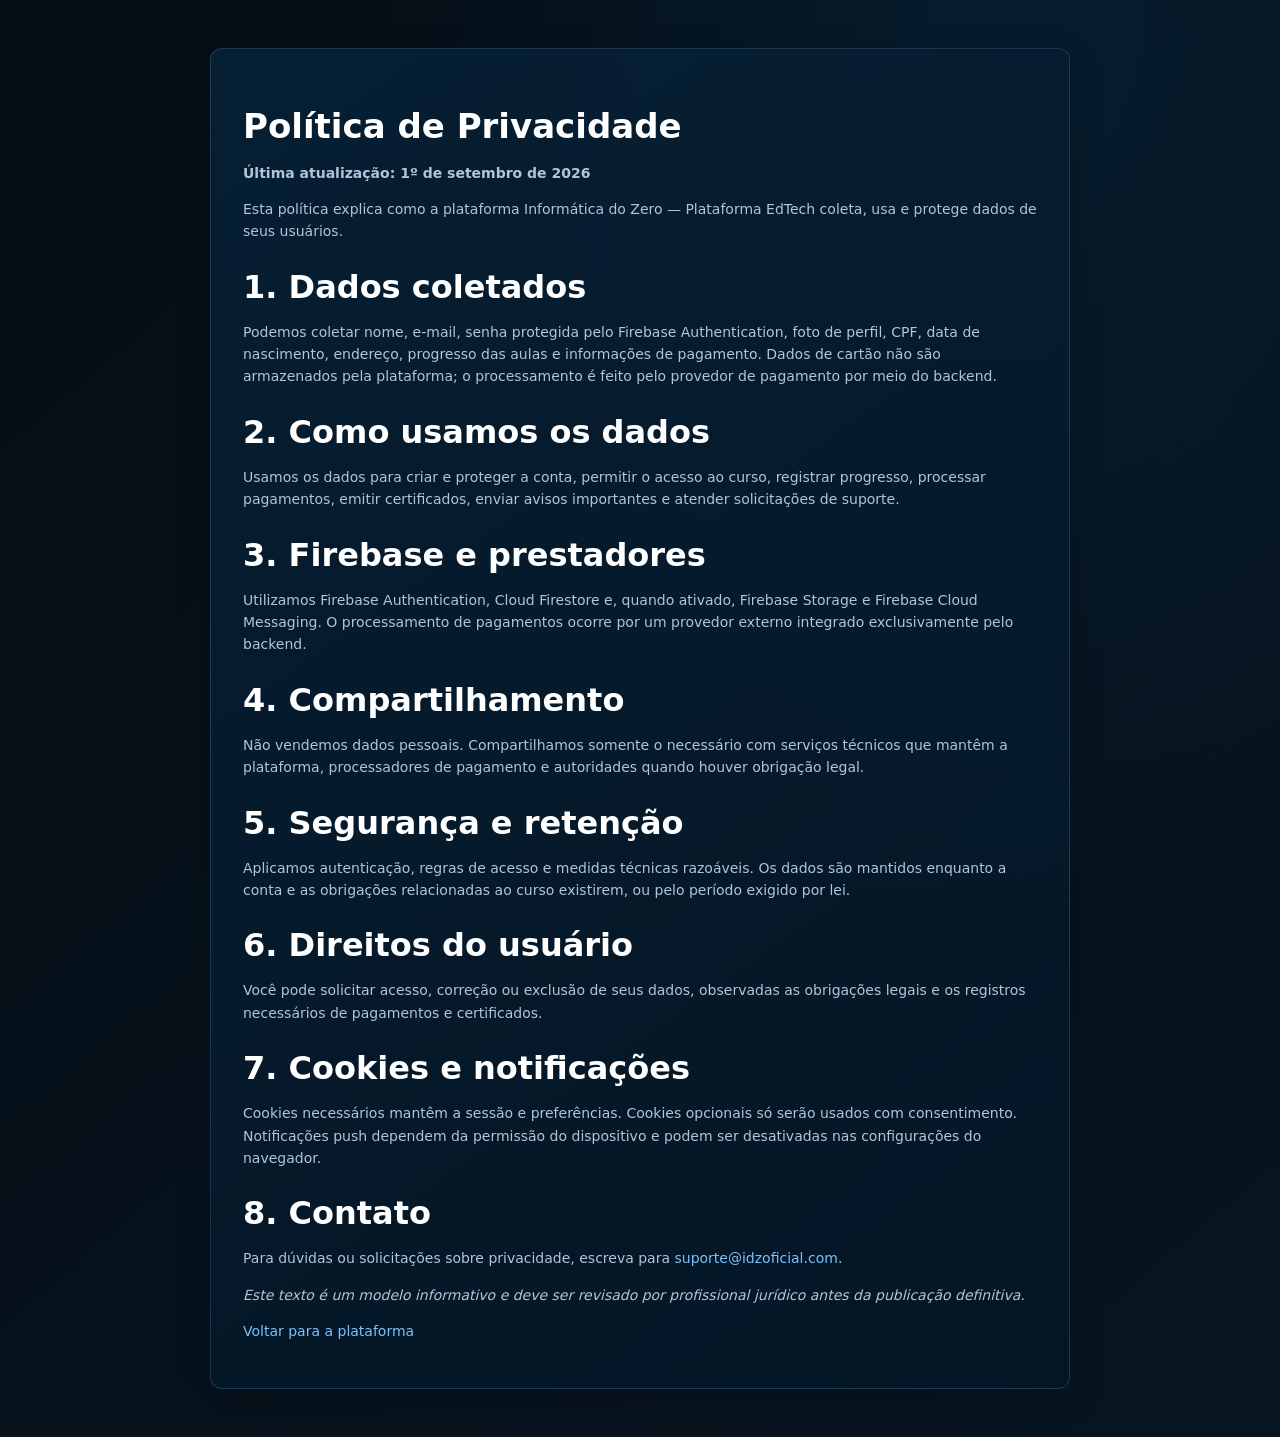
<file: privacidade.html>
<!doctype html><html lang="pt-BR"><head><meta charset="utf-8"><meta name="viewport" content="width=device-width,initial-scale=1"><title>Política de Privacidade — Informática do Zero</title><link rel="stylesheet" href="ui/tokens.css"><link rel="stylesheet" href="ui/components.css"><link rel="stylesheet" href="ui/layouts.css"></head><body><main class="card legal-page"><h1>Política de Privacidade</h1><p><strong>Última atualização: 1º de setembro de 2026</strong></p><p>Esta política explica como a plataforma Informática do Zero — Plataforma EdTech coleta, usa e protege dados de seus usuários.</p><h2>1. Dados coletados</h2><p>Podemos coletar nome, e-mail, senha protegida pelo Firebase Authentication, foto de perfil, CPF, data de nascimento, endereço, progresso das aulas e informações de pagamento. Dados de cartão não são armazenados pela plataforma; o processamento é feito pelo provedor de pagamento por meio do backend.</p><h2>2. Como usamos os dados</h2><p>Usamos os dados para criar e proteger a conta, permitir o acesso ao curso, registrar progresso, processar pagamentos, emitir certificados, enviar avisos importantes e atender solicitações de suporte.</p><h2>3. Firebase e prestadores</h2><p>Utilizamos Firebase Authentication, Cloud Firestore e, quando ativado, Firebase Storage e Firebase Cloud Messaging. O processamento de pagamentos ocorre por um provedor externo integrado exclusivamente pelo backend.</p><h2>4. Compartilhamento</h2><p>Não vendemos dados pessoais. Compartilhamos somente o necessário com serviços técnicos que mantêm a plataforma, processadores de pagamento e autoridades quando houver obrigação legal.</p><h2>5. Segurança e retenção</h2><p>Aplicamos autenticação, regras de acesso e medidas técnicas razoáveis. Os dados são mantidos enquanto a conta e as obrigações relacionadas ao curso existirem, ou pelo período exigido por lei.</p><h2>6. Direitos do usuário</h2><p>Você pode solicitar acesso, correção ou exclusão de seus dados, observadas as obrigações legais e os registros necessários de pagamentos e certificados.</p><h2>7. Cookies e notificações</h2><p>Cookies necessários mantêm a sessão e preferências. Cookies opcionais só serão usados com consentimento. Notificações push dependem da permissão do dispositivo e podem ser desativadas nas configurações do navegador.</p><h2>8. Contato</h2><p>Para dúvidas ou solicitações sobre privacidade, escreva para <a href="mailto:suporte@idzoficial.com">suporte@idzoficial.com</a>.</p><p><em>Este texto é um modelo informativo e deve ser revisado por profissional jurídico antes da publicação definitiva.</em></p><p><a href="index.html">Voltar para a plataforma</a></p></main></body></html>
</file>
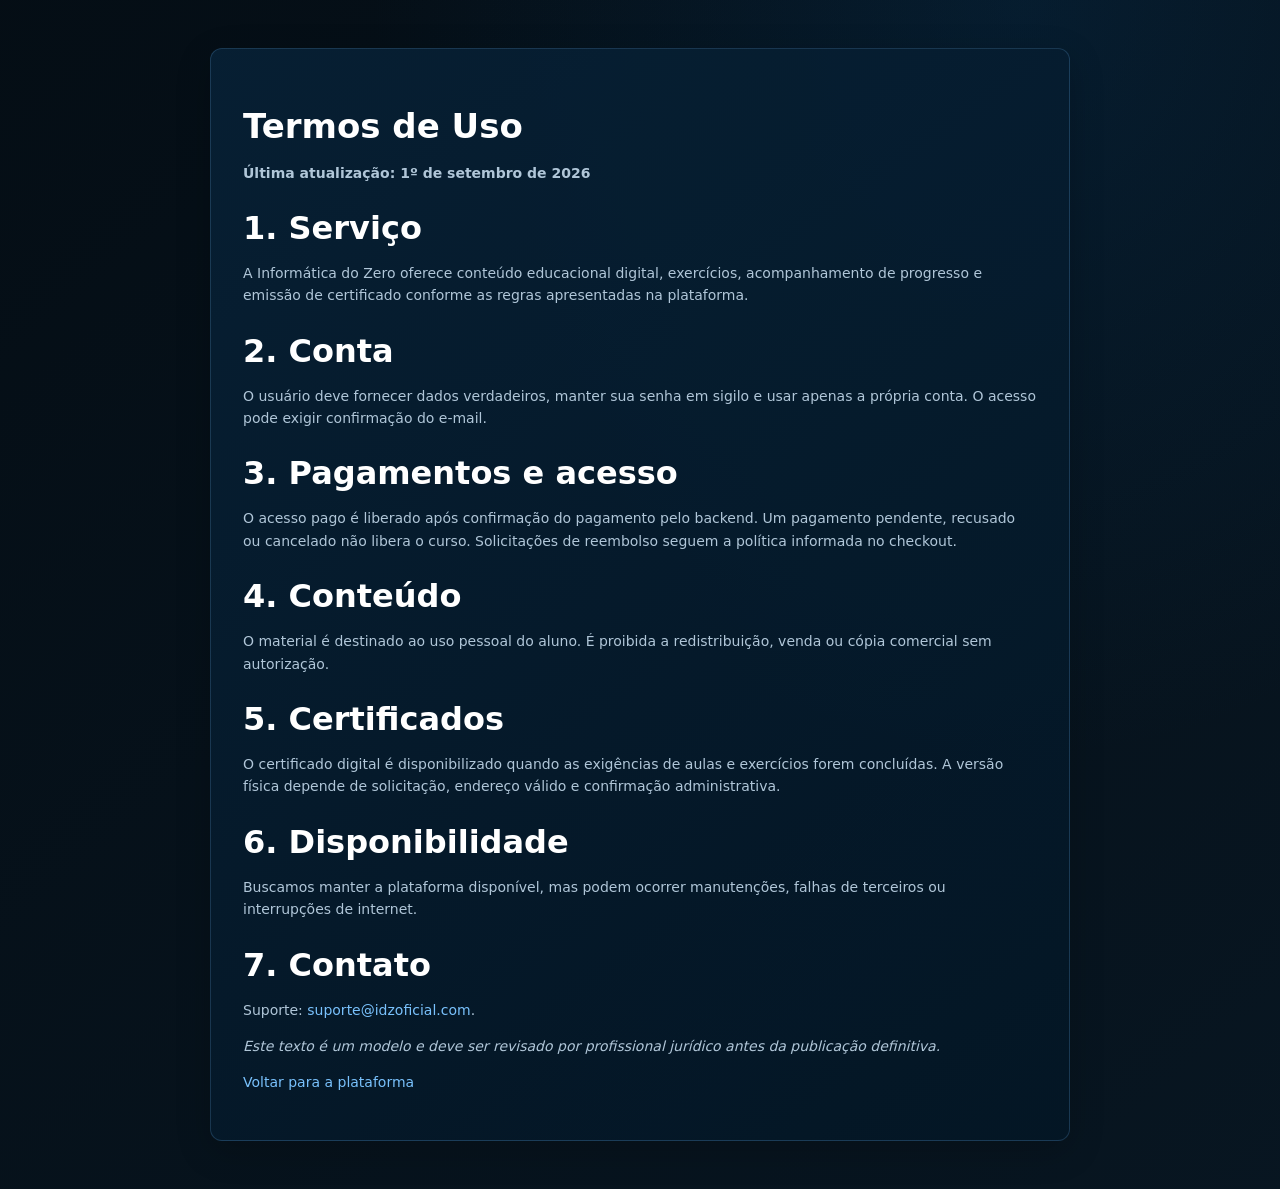
<file: termos.html>
<!doctype html><html lang="pt-BR"><head><meta charset="utf-8"><meta name="viewport" content="width=device-width,initial-scale=1"><title>Termos de Uso — Informática do Zero</title><link rel="stylesheet" href="ui/tokens.css"><link rel="stylesheet" href="ui/components.css"><link rel="stylesheet" href="ui/layouts.css"></head><body><main class="card legal-page"><h1>Termos de Uso</h1><p><strong>Última atualização: 1º de setembro de 2026</strong></p><h2>1. Serviço</h2><p>A Informática do Zero oferece conteúdo educacional digital, exercícios, acompanhamento de progresso e emissão de certificado conforme as regras apresentadas na plataforma.</p><h2>2. Conta</h2><p>O usuário deve fornecer dados verdadeiros, manter sua senha em sigilo e usar apenas a própria conta. O acesso pode exigir confirmação do e-mail.</p><h2>3. Pagamentos e acesso</h2><p>O acesso pago é liberado após confirmação do pagamento pelo backend. Um pagamento pendente, recusado ou cancelado não libera o curso. Solicitações de reembolso seguem a política informada no checkout.</p><h2>4. Conteúdo</h2><p>O material é destinado ao uso pessoal do aluno. É proibida a redistribuição, venda ou cópia comercial sem autorização.</p><h2>5. Certificados</h2><p>O certificado digital é disponibilizado quando as exigências de aulas e exercícios forem concluídas. A versão física depende de solicitação, endereço válido e confirmação administrativa.</p><h2>6. Disponibilidade</h2><p>Buscamos manter a plataforma disponível, mas podem ocorrer manutenções, falhas de terceiros ou interrupções de internet.</p><h2>7. Contato</h2><p>Suporte: <a href="mailto:suporte@idzoficial.com">suporte@idzoficial.com</a>.</p><p><em>Este texto é um modelo e deve ser revisado por profissional jurídico antes da publicação definitiva.</em></p><p><a href="index.html">Voltar para a plataforma</a></p></main></body></html>
</file>
<file: ui/tokens.css>
:root{color-scheme:dark;--bg-950:hsl(var(--theme-hue) 84% 5% / 1);--bg-900:hsl(var(--theme-hue) 82% 7% / 1);--surface-900:hsl(var(--theme-hue) 76% 10% / 1);--surface-800:hsl(var(--theme-hue) 70% 13% / 1);--blue-500:hsl(var(--theme-hue) 100% 50% / 1);--cyan-400:hsl(var(--theme-hue) 100% 50% / 1);--gold-400:#f3c94d;--text-primary:#fff;--text-secondary:hsl(var(--theme-hue) 34% 77% / 1);--text-muted:hsl(var(--theme-hue) 26% 65% / 1);--success:#22c77a;--warning:#f4b740;--danger:#ef5350;--line:rgba(0,150,255,.25);--radius-sm:8px;--radius-md:12px;--radius-lg:16px;--shadow-card:0 10px 35px #0003;--space-1:4px;--space-2:8px;--space-3:12px;--space-4:16px;--space-5:24px;--space-6:32px;--space-7:48px;--space-8:72px;--bg-main:var(--bg-950);--bg-card:var(--surface-900);--accent-blue:var(--blue-500);--accent-cyan:var(--cyan-400);--accent-gold:var(--gold-400);--accent-purple:hsl(var(--theme-hue) 93% 72% / 1);--green:var(--success);--red:var(--danger);--yellow:var(--warning);--glass-border:var(--line);--glass-border-hover:hsl(var(--theme-hue) 100% 50% / 0.533);--surface-3:var(--surface-800)}

*{box-sizing:border-box}
html{scroll-behavior:smooth;scroll-padding-top:90px}
body{margin:0;background:radial-gradient(ellipse at 80% 0,hsl(var(--theme-hue) 86% 19% / 0.333),transparent 45%),linear-gradient(140deg,var(--bg-950),var(--bg-900));color:var(--text-primary);font-family:Inter,system-ui,sans-serif;font-size:14px;line-height:1.6;min-height:100vh}
h1,h2,h3,h4,p,figure{margin:0}
h1,h2,h3,h4{line-height:1.25}
h1{font-size:clamp(24px,3vw,34px);font-weight:800}
h2{font-size:clamp(22px,2.6vw,32px);font-weight:800}
h3{font-size:17px}
p{color:var(--text-secondary)}
a{color:inherit;text-decoration:none}
button,input,textarea,select{font:inherit}
button{cursor:pointer}
img,svg,video{max-width:100%}
img{height:auto}
button,a,input,select,textarea,summary{touch-action:manipulation}
button:focus-visible,a:focus-visible,input:focus-visible,select:focus-visible,textarea:focus-visible,summary:focus-visible{outline:3px solid var(--cyan-400);outline-offset:4px}
button:disabled{opacity:.5;cursor:not-allowed}
button[aria-busy=true]{cursor:wait}
small{color:var(--text-secondary)}
[hidden]{display:none!important}
::selection{background:hsl(var(--theme-hue) 100% 50% / 0.400)}
hr{border:0;border-top:1px solid var(--line);margin:24px 0}
summary{cursor:pointer}
summary::marker{color:var(--cyan-400)}
.wrap{width:min(1180px,calc(100% - 48px));margin-inline:auto}
.section{padding-block:48px}
.section-header{text-align:center;max-width:680px;margin:0 auto 28px}
.section-header p{margin-top:10px}
.eyebrow{display:block;color:var(--cyan-400);font-size:11px;font-weight:700;letter-spacing:1.5px;margin-bottom:10px}
.gold{color:var(--gold-400)}
.skip-link{position:fixed;top:-100px;left:16px;z-index:10000;padding:12px;background:var(--blue-500)}
.skip-link:focus{top:12px}
 .text-cyan{color:var(--cyan-400)}
.text-purple{color:var(--accent-purple)}

@media(max-width:600px){.wrap{width:calc(100% - 32px)}
.section{padding-block:30px}
.section-header{margin-bottom:22px}
body{font-size:14px}
}

@media(prefers-reduced-motion:reduce){*,*::before,*::after{animation:none!important;transition:none!important;scroll-behavior:auto!important}
}


:root{--theme-hue:207;--glass-blur:8px}

.theme-azul{--theme-hue:207}
.theme-roxo{--theme-hue:268}
.theme-vermelho{--theme-hue:354}
.theme-rosa{--theme-hue:326}
.theme-rgb{--theme-hue:210}

body{--bg-950:hsl(var(--theme-hue) 65% 5%);--bg-900:hsl(var(--theme-hue) 62% 8%);--surface-900:hsl(var(--theme-hue) 60% 10%);--surface-800:hsl(var(--theme-hue) 55% 15%);--blue-500:hsl(var(--theme-hue) 88% 55%);--cyan-400:hsl(var(--theme-hue) 95% 73%);--line:hsl(var(--theme-hue) 70% 64% / .22);--glass-border-hover:hsl(var(--theme-hue) 80% 64% / .5)}

@property --chroma-angle{syntax:"<angle>";initial-value:0deg;inherits:false}

.theme-rgb .btn,.theme-rgb .course-primary-tabs button.active{border:1px solid transparent;background:linear-gradient(var(--surface-800),var(--surface-900)) padding-box,conic-gradient(from var(--chroma-angle),#5ddfff,#818cff,#ce91ef,#ee92c2,#ed9292,#83dab4,#5ddfff) border-box;animation:chroma 24s linear infinite;box-shadow:0 0 12px #818cff18}

@keyframes chroma{to{--chroma-angle:360deg}
}

@media(max-width:600px){:root{--glass-blur:3px}
}

@media(prefers-reduced-motion:reduce){.theme-rgb .btn,.theme-rgb .course-primary-tabs button.active{animation:none}
}

body{--bg-main:var(--bg-950);--bg-card:var(--surface-900);--accent-blue:var(--blue-500);--accent-cyan:var(--cyan-400);--glass-border:var(--line);--surface-3:var(--surface-800)}
</file>
<file: ui/components.css>
.btn,.btn-outline,.btn-gold,.idz-nav-purchase,.idz-checkout-submit{display:inline-flex;align-items:center;justify-content:center;gap:10px;min-height:44px;padding:11px 20px;border:1px solid transparent;border-radius:var(--radius-sm);font-size:12px;font-weight:700;line-height:1.4;transition:background .2s,transform .2s,border-color .2s;text-align:center}
.btn,.idz-checkout-submit{background:linear-gradient(135deg,hsl(var(--theme-hue) 100% 50% / 1),hsl(var(--theme-hue) 100% 50% / 1));color:#fff}
.btn-gold,.idz-nav-purchase{background:linear-gradient(135deg,#ffe585,#e7b936);color:hsl(var(--theme-hue) 52% 15% / 1);border-color:#f9df86;box-shadow:0 3px 16px #f3c94d20}
.btn-outline{background:hsl(var(--theme-hue) 85% 8% / 0.400);border-color:hsl(var(--theme-hue) 81% 42% / 1);color:hsl(var(--theme-hue) 100% 85% / 1)}
.btn:active,.btn-gold:active,.btn-outline:active{transform:translateY(1px)}
.nav-icon-only,.hamburger,.close-btn{display:inline-grid;place-items:center;width:44px;min-height:44px;padding:8px;background:transparent;color:var(--text-primary);border:1px solid transparent;border-radius:var(--radius-sm)}
.close-btn{position:absolute;right:12px;top:12px}
.tag,.badge-discount{display:inline-flex;align-items:center;gap:8px;padding:5px 10px;border:1px solid var(--line);border-radius:30px;color:hsl(var(--theme-hue) 100% 76% / 1);font-size:10px;letter-spacing:1px;font-weight:700;background:hsl(var(--theme-hue) 100% 50% / 0.051)}
.card,.glass-panel,.manager-card,.metric-box,.quiz-container{background:linear-gradient(145deg,hsl(var(--theme-hue) 76% 12% / 0.902),hsl(var(--theme-hue) 81% 8% / 0.902));border:1px solid var(--line);border-radius:var(--radius-md);box-shadow:var(--shadow-card);padding:24px;min-width:0}
.icon-tile{display:inline-grid;place-items:center;flex-shrink:0;width:44px;height:44px;border-radius:9px;background:linear-gradient(140deg,hsl(var(--theme-hue) 100% 54% / 1),hsl(var(--theme-hue) 93% 41% / 1));border:1px solid hsl(var(--theme-hue) 100% 63% / 0.467);box-shadow:0 4px 18px hsl(var(--theme-hue) 100% 50% / 0.133);font-size:21px;color:white}
.feature:nth-child(3n+2) .icon-tile,.bonus-card:nth-child(3) .icon-tile{background:linear-gradient(140deg,#08bd83,#047557)}
.feature:nth-child(3n+3) .icon-tile,.bonus-card:first-child .icon-tile{background:linear-gradient(140deg,#a062ff,hsl(var(--theme-hue) 61% 48% / 1))}
.feature:nth-child(5) .icon-tile{background:linear-gradient(140deg,#f4d86c,#ba8b18)}
.checklist{padding:0;list-style:none;margin:18px 0;display:grid;gap:12px;color:var(--text-secondary)}
.checklist li::before{content:'✓';color:#7eedb1;margin-right:10px}
.status-chip,.badge-status{display:inline-block;padding:4px 9px;border-radius:6px;border:1px solid #f4b74055;background:#f4b74010;color:var(--warning);font-size:11px}
.status-chip.ok,.badge-status.ok{color:var(--success);border-color:#22c77a66;background:#22c77a10}
.status-chip.blocked{color:var(--text-secondary);background:var(--bg-950);border-color:var(--line)}
.input-group,.idz-card-field,.idz-checkout-field{display:grid;gap:7px;margin-bottom:18px;min-width:0}
label{font-size:12px;color:var(--text-secondary)}
input,select,textarea,.mp-secure-input{width:100%;min-width:0;border:1px solid hsl(var(--theme-hue) 58% 30% / 1);border-radius:var(--radius-sm);background:hsl(var(--theme-hue) 85% 8% / 1);color:#fff;min-height:44px;padding:11px 12px}
textarea{resize:vertical}
input[type=checkbox],input[type=radio]{width:18px;min-height:18px;height:18px;accent-color:var(--blue-500);flex-shrink:0}
input[type=file]{padding:8px}
input::placeholder,textarea::placeholder{color:var(--text-muted)}
.password-wrapper{position:relative}
.password-wrapper input{padding-right:50px}
.toggle-password{position:absolute;right:0;top:0;height:44px;width:44px;border:0;background:transparent;color:var(--text-secondary)}
.input-group>div:has(>.fa-envelope),.input-group>div:has(>.fa-lock){position:relative}
.input-group>div>i{display:none}
.tabs,.settings-tabs,.manager-tabs{display:flex;flex-wrap:wrap;gap:6px;margin:20px 0;border-bottom:1px solid var(--line);padding-bottom:10px}
.tab,.settings-tab-btn,.manager-tab{padding:11px 14px;border:1px solid transparent;background:transparent;color:var(--text-secondary);border-radius:6px;min-height:44px;font-size:12px}
.tab.active,.settings-tab-btn.active,.manager-tab.active{color:hsl(var(--theme-hue) 100% 81% / 1);background:hsl(var(--theme-hue) 100% 50% / 0.133);border-color:var(--line)}
.settings-panel,.manager-panel,.checkout-panel{display:none}
.settings-panel.active,.manager-panel.active,.checkout-panel.active{display:block}
.settings-panel>form,.settings-panel>h3{margin-top:18px}
.modal-overlay{display:none;position:fixed;inset:0;z-index:1000;background:#000b;align-items:center;justify-content:center;padding:20px;overflow-y:auto;overscroll-behavior:contain}
.modal-overlay.active{display:flex}
.modal-card{position:relative;max-height:calc(100dvh - 40px);overflow-y:auto;width:min(100%,560px);padding:36px;background:linear-gradient(145deg,hsl(var(--theme-hue) 73% 13% / 1),hsl(var(--theme-hue) 82% 7% / 1));border:1px solid hsl(var(--theme-hue) 77% 35% / 1);border-radius:16px;box-shadow:0 25px 100px #0008}
.modal-card>h2,.modal-card>h3{padding-right:30px;margin-bottom:18px}
.modal-card>p{margin:14px 0}
.modal-card .btn{margin-top:8px}
.modal-card form{margin-top:20px}
.modal-card>div:has(>#tab-btn-login){display:flex;margin:18px 0;gap:8px}
.modal-card>div:has(>#tab-btn-login)>button{flex:1}
.modal-card form>button{width:100%}
.empty-state{text-align:center;padding:40px 24px}
.empty-state>i{font-size:32px;color:var(--cyan-400);margin-bottom:20px}
.empty-state p{margin:14px 0}
.skeleton{height:15px;background:linear-gradient(90deg,hsl(var(--theme-hue) 65% 18% / 1),hsl(var(--theme-hue) 59% 25% / 1),hsl(var(--theme-hue) 65% 18% / 1));border-radius:5px;animation:pulse 1.5s infinite}
.progress-track,.stage-zero-bar{height:6px;border-radius:20px;background:hsl(var(--theme-hue) 69% 15% / 1);overflow:hidden}
.progress-track>span,.stage-zero-bar>span{display:block;height:100%;border-radius:inherit;background:linear-gradient(90deg,hsl(var(--theme-hue) 100% 50% / 1),hsl(var(--theme-hue) 100% 50% / 1));transition:width .2s}
.progress-ring{display:grid;place-items:center;width:190px;height:190px;border-radius:50%;background:conic-gradient(var(--cyan-400) calc(var(--progress)*1%),hsl(var(--theme-hue) 67% 15% / 1) 0);box-shadow:0 0 25px hsl(var(--theme-hue) 100% 50% / 0.133);margin:20px auto}
.progress-ring>div{width:168px;height:168px;border-radius:50%;background:hsl(var(--theme-hue) 76% 10% / 1);display:grid;align-content:center;text-align:center}
.progress-ring strong{font-size:42px;line-height:1.2}
.progress-ring small{display:block}
.quiz-container{margin-top:18px}
.quiz-header-badge{font-size:11px;color:var(--cyan-400);margin-bottom:16px}
.quiz-question-title{font-size:16px;font-weight:700;margin-bottom:16px}
.quiz-options-list{display:grid;gap:10px}
.quiz-option-btn{width:100%;padding:14px;text-align:left;min-height:48px;background:hsl(var(--theme-hue) 80% 10% / 1);border:1px solid hsl(var(--theme-hue) 45% 26% / 1);color:var(--text-primary);border-radius:8px;font-size:13px}
.quiz-option-btn span::before{content:'○';margin-right:12px;color:var(--text-secondary)}
.quiz-option-btn.correct{border-color:var(--success);background:#22c77a12;opacity:1}
.quiz-option-btn.incorrect{border-color:var(--danger);background:#ef535012}
.quiz-feedback{display:none;padding:14px;border-radius:8px;gap:10px;margin-top:16px}
.quiz-feedback.success{display:flex;color:#bdf2d5;background:#073c2d;border:1px solid #22c77a66}
.quiz-feedback.error{display:flex;background:#45252a;color:#ffc6ce;border:1px solid #ef535055}
.lesson-meta-compact details,.faq details{margin:10px 0;border:1px solid var(--line);border-radius:8px;padding:0;background:hsl(var(--theme-hue) 83% 9% / 1)}
.lesson-meta-compact summary,.faq summary{padding:16px;display:flex;justify-content:space-between;align-items:center;gap:12px;list-style:none}
.lesson-meta-compact details p,.faq details p{padding:0 16px 18px}
.faq details[open] .faq-arrow{transform:rotate(180deg)}
.activity-panel{display:none}
.activity-panel.is-open{display:block}
.table-responsive{width:100%;min-width:0}
.sales-table{width:100%;border-collapse:collapse;font-size:12px;table-layout:fixed}
.sales-table th{text-align:left;color:var(--text-secondary);font-size:11px;font-weight:500}
.sales-table th,.sales-table td{padding:14px 10px;border-bottom:1px solid var(--line);overflow-wrap:anywhere}
.sales-table td .btn-outline{font-size:11px;padding:9px}
.admin-mod-box,.lms-module-box{border:1px solid var(--line);border-radius:8px;margin:8px 0;overflow:hidden}
.admin-mod-header,.lms-module-header{display:flex;justify-content:space-between;gap:12px;align-items:center;width:100%;padding:13px;text-align:left;color:#fff;background:hsl(var(--theme-hue) 73% 13% / 1);border:0;font-size:12px}
.lms-module-header>span{display:flex;align-items:center;gap:8px}
.admin-mod-body,.lms-module-body{display:none}
.admin-mod-body.expanded,.lms-module-body.expanded{display:block}
.lms-lesson-item{display:flex;align-items:center;justify-content:space-between;gap:6px;padding:12px;width:100%;border:0;border-bottom:1px solid var(--line);text-align:left;font-size:11px;color:var(--text-secondary);background:transparent;min-height:44px}
.lms-lesson-item[aria-current=page]{color:white;background:hsl(var(--theme-hue) 100% 48% / 1)}
.lms-lesson-item.done{color:#80dfb3}
.idz-sidebar-module-art{width:28px;height:28px}
.admin-lesson-item{padding:16px;border-bottom:1px solid var(--line)}
.admin-lesson-item button{margin:4px}
.video-frame,.preview-player{position:relative;width:100%;aspect-ratio:16/9;background:hsl(var(--theme-hue) 84% 5% / 1);border:1px solid hsl(var(--theme-hue) 71% 34% / 1);border-radius:10px;overflow:hidden;padding:0}
.video-frame img,.preview-player img{width:100%;height:100%;object-fit:cover}
.video-frame iframe{width:100%;height:100%;border:0}
.play-circle{position:absolute;inset:0;margin:auto;width:68px;height:68px;border-radius:50%;border:1px solid hsl(var(--theme-hue) 100% 91% / 1);display:grid;place-items:center;background:hsl(var(--theme-hue) 87% 12% / 0.902);color:white;font-size:24px;box-shadow:0 0 30px hsl(var(--theme-hue) 100% 50% / 0.200)}
.idz-responsive-art{display:block;max-width:100%;border-radius:10px}
.image-frame{margin:18px 0}
.image-frame img{max-height:400px;object-fit:contain}
.idz-toast-stack{position:fixed;bottom:20px;right:20px;z-index:10000;display:grid;gap:10px;max-width:min(380px,calc(100% - 40px))}
.idz-toast{padding:16px;background:var(--surface-900);border:1px solid var(--line);border-radius:10px;box-shadow:var(--shadow-card)}
#cookie-consent{position:fixed;bottom:16px;left:16px;right:16px;margin:auto;max-width:690px;z-index:900;padding:20px;border:1px solid var(--line);border-radius:12px;background:hsl(var(--theme-hue) 76% 12% / 1);box-shadow:var(--shadow-card)}
#cookie-consent p{margin:8px 0 14px}
#cookie-consent>div{display:flex;flex-wrap:wrap;gap:8px}
.profile-upload-input{max-width:100%}
.support-message,.refund-warning{background:hsl(var(--theme-hue) 100% 50% / 0.071);border:1px solid var(--line);padding:16px;border-radius:8px;margin:16px 0}
.refund-warning{border-color:#f4b74055;color:var(--warning)}
.google-connection-card{padding:20px;border:1px solid var(--line);border-radius:12px}
.google-connection-card button{margin-top:16px}
.delivery-status{margin:20px 0}
.full{grid-column:1/-1}
.lesson-actions{display:flex;justify-content:space-between;gap:12px;margin:20px 0}
.lesson-tabs{margin-bottom:16px}
.lesson-panel{padding:20px}
.lesson-panel p{margin:12px 0}
.lesson-panel .quiz-container:first-child{margin-top:0}

@media(hover:hover){.btn:hover{background:hsl(var(--theme-hue) 96% 53% / 1)}
.btn-gold:hover,.idz-nav-purchase:hover{background:#ffe282}
.btn-outline:hover{background:hsl(var(--theme-hue) 100% 50% / 0.094);border-color:var(--cyan-400)}
.feature:hover,.module-card:hover,.bonus-card:hover{transform:translateY(-2px);border-color:hsl(var(--theme-hue) 100% 50% / 0.467)}
.quiz-option-btn:not(:disabled):hover{border-color:var(--blue-500)}
}

@keyframes pulse{50%{opacity:.55}
}

@media(max-width:600px){.card,.glass-panel,.manager-card,.quiz-container{padding:18px}
.modal-overlay{padding:10px}
.modal-card{padding:28px 18px;max-height:calc(100dvh - 20px)}
.sales-table,.sales-table tbody,.sales-table tr,.sales-table td{display:block;width:100%}
.sales-table thead{display:none}
.sales-table tr{border:1px solid var(--line);border-radius:10px;margin:12px 0;padding:8px;background:hsl(var(--theme-hue) 76% 10% / 1)}
.sales-table td{border:0;padding:8px}
.sales-table td[data-label]::before{content:attr(data-label);display:block;font-size:10px;letter-spacing:.5px;color:var(--text-muted);margin-bottom:4px}
.settings-tabs,.manager-tabs{display:grid;grid-template-columns:repeat(2,minmax(0,1fr))}
.settings-tab-btn,.manager-tab{text-align:left}
.quiz-question-title{font-size:15px}
.play-circle{width:54px;height:54px;font-size:20px}
}


.idz-toast.success{border-color:var(--success)}
.idz-toast.error{border-color:var(--danger)}
.idz-toast.warning{border-color:var(--warning)}
.google-connection-card{overflow-wrap:anywhere}
</file>
<file: ui/layouts.css>
.site-header{height:76px;position:sticky;top:0;z-index:100;background:hsl(var(--theme-hue) 84% 5% / 0.929);border-bottom:1px solid var(--line);backdrop-filter:blur(12px)}
.nav-wrap{height:100%;display:flex;align-items:center;justify-content:space-between;gap:22px}
.brand-logo-container{display:flex;flex-shrink:0}
.brand-logo-container img{width:158px}
.nav-links{display:flex;list-style:none;gap:22px;margin:0;padding:0;font-size:12px;color:var(--text-secondary)}
.nav-links a:hover{color:var(--cyan-400)}
.nav-right-cluster,#nav-user{display:flex;align-items:center;gap:12px}
.nav-right-cluster .btn-outline,.idz-nav-purchase{min-height:36px;padding:8px 16px;font-size:11px}
#user-display{max-width:150px;overflow:hidden;text-overflow:ellipsis;font-size:11px}
#nav-user-avatar{width:30px;height:30px;display:grid;place-items:center;border-radius:50%;overflow:hidden;color:var(--cyan-400)}
#nav-user-avatar img{width:100%;height:100%;object-fit:cover}
#notif-badge{position:absolute;background:var(--danger);border-radius:20px;padding:0 4px;font-size:10px}
.hamburger{display:none}
.hero{position:relative;padding:48px 0 28px;background:radial-gradient(ellipse at 75% 40%,hsl(var(--theme-hue) 100% 40% / 0.094),transparent 55%)}
.gridhero{display:grid;grid-template-columns:1fr 1.1fr;align-items:center;gap:16px}
.hero-copy{position:relative;z-index:1}
.hero h1{font-size:clamp(22px,2.6vw,33px);letter-spacing:-.8px;margin:18px 0 14px}
.hero h1>span{display:block;font-size:clamp(64px,7vw,88px);line-height:1;letter-spacing:-3px}
.hero-copy p{font-size:13px;max-width:470px;margin:12px 0}
.hero-copy .hero-lead{font-size:17px;color:white;font-weight:500}
.idz-hero-price{display:inline-grid;gap:5px;margin:12px 0 18px}
.idz-hero-price strong{font-size:29px;line-height:1.3;border:1px solid hsl(var(--theme-hue) 70% 46% / 0.467);border-radius:8px;background:hsl(var(--theme-hue) 76% 10% / 1);padding:8px 20px;max-width:190px;text-align:center}
.idz-hero-price small{font-size:10px}
.idz-hero-actions{display:flex;gap:12px}
.idz-trust-row{display:flex;gap:20px;margin-top:24px;font-size:10px}
.idz-trust-row span{display:flex;align-items:center;gap:7px}
.idz-trust-row i{font-size:15px}
.idz-hero-visual{margin-inline:-35px}
.idz-hero-visual img{width:100%;display:block;mix-blend-mode:screen;mask-image:radial-gradient(ellipse at center,#000 45%,transparent 74%)}
.idz-course-stats{display:grid;grid-template-columns:repeat(6,1fr);border:1px solid var(--line);border-radius:12px;margin-top:30px;background:hsl(var(--theme-hue) 85% 8% / 0.800);padding:22px 0}
.idz-course-stats>div{display:grid;justify-items:center;gap:5px;text-align:center;padding:0 12px;border-right:1px solid var(--line);font-size:11px;color:var(--text-secondary)}
.idz-course-stats>div:last-child{border:0}
.idz-course-stats i{font-size:21px;color:var(--cyan-400)}
.idz-course-stats strong{font-size:16px;color:#fff}
.feature-grid{display:grid;grid-template-columns:repeat(3,1fr);gap:14px}
.feature{display:flex;align-items:center;gap:16px;transition:transform .2s,border-color .2s}
.feature h3{font-size:14px}
.module-grid{display:grid;grid-template-columns:repeat(4,1fr);gap:12px}
.module-card{padding:0;border:1px solid var(--line);border-radius:10px;background:hsl(var(--theme-hue) 76% 10% / 0.800);transition:transform .2s,border-color .2s;min-width:0}
.module-card summary{display:flex;gap:10px;align-items:center;padding:18px 12px;list-style:none;min-height:110px}
.module-card summary>span:last-child{flex:1;min-width:0}
.module-card .icon-tile{width:36px;height:36px;font-size:17px}
.module-card strong{display:block;font-size:12px;margin:4px 0}
.module-card small{font-size:10px}
.module-card summary::after{content:'⌄';color:var(--text-muted)}
.public-lesson-list{list-style:none;padding:0 14px 14px;margin:0;font-size:11px;color:var(--text-secondary)}
.public-lesson-list li{padding:10px 0;border-top:1px solid var(--line)}
.module-card[open]{grid-column:span 2}
.free-layout{display:grid;grid-template-columns:1.4fr 1fr;gap:30px;align-items:center}
.free-layout h3{font-size:22px}
.free-layout .btn,.free-layout .btn-outline{display:flex;width:100%;margin-top:12px}
.project-preview{text-align:center}
.idz-timeline{display:grid;grid-template-columns:repeat(7,1fr);list-style:none;padding:0;margin:32px 0}
.idz-timeline li{position:relative;display:grid;justify-items:center;gap:12px;font-size:11px}
.idz-timeline li:before{content:'';position:absolute;top:19px;height:1px;background:linear-gradient(90deg,#f3c94d66,hsl(var(--theme-hue) 100% 50% / 1));width:100%;left:50%}
.idz-timeline li:last-child:before{display:none}
.idz-timeline strong{z-index:1;display:grid;place-items:center;width:38px;height:38px;background:hsl(var(--theme-hue) 76% 10% / 1);border:1px solid var(--cyan-400);border-radius:50%;color:hsl(var(--theme-hue) 100% 86% / 1)}
.idz-timeline li:first-child strong{border-color:var(--gold-400);color:var(--gold-400)}
.bonus-grid{display:grid;grid-template-columns:repeat(3,1fr);gap:18px}
.bonus-card{text-align:center}
.bonus-card h3{margin:18px 0 10px;font-size:16px}
.bonus-card p{font-size:13px}
.certificate-layout{display:grid;grid-template-columns:1.2fr 1fr;align-items:center;gap:32px}
.certificate-layout>img{width:100%;box-shadow:0 8px 32px #0004}
.purchase-banner{display:flex;justify-content:space-between;align-items:center;gap:28px;padding:36px}
.purchase-banner>div:last-child{text-align:center;flex-shrink:0}
.purchase-banner p{margin:12px 0}
.price{font-size:34px}
.faq{max-width:820px;padding-block:48px}
.site-footer{margin-top:48px;background:hsl(var(--theme-hue) 85% 5% / 1);border-top:1px solid var(--line);padding-top:40px}
.footer-grid{display:grid;grid-template-columns:2fr 1fr 1fr 1fr;gap:30px}
.footer-grid p{margin:18px 0;font-size:12px}
.footer-grid h3{font-size:13px;margin-bottom:16px}
.footer-grid a,.footer-grid button{display:block;margin:8px 0;font-size:12px;color:var(--text-secondary)}
.footer-grid button{padding:0;border:0;background:none;text-align:left}
.copyright{margin-top:28px;padding:20px 0;border-top:1px solid var(--line);font-size:11px;color:var(--text-muted)}
.app-shell{position:relative;min-height:70vh;padding-block:32px;padding-left:224px}
.app-content{min-width:0}
.app-sidebar{position:absolute;left:0;top:32px;width:200px;bottom:0;padding-right:20px;border-right:1px solid var(--line)}
.app-sidebar .idz20a-menu-title{display:block;margin:0 0 16px;font-size:10px;letter-spacing:1px;color:var(--text-muted)}
.idz20a-menu-item,.app-sidebar button{display:flex;width:100%;align-items:center;gap:12px;min-height:44px;background:none;border:1px solid transparent;border-radius:6px;color:var(--text-secondary);text-align:left;padding:10px 12px;font-size:12px}
.idz20a-menu-item:hover,.app-sidebar button:hover{background:hsl(var(--theme-hue) 100% 50% / 0.067)}
.app-sidebar button[aria-current=page]{background:hsl(var(--theme-hue) 100% 40% / 0.200);color:hsl(var(--theme-hue) 100% 75% / 1);border-color:var(--line)}
.danger{color:var(--danger)!important}
.student-dashboard-header,.page-heading{margin-bottom:24px}
.student-dashboard-header h1{font-size:26px}
.student-dashboard-header p{font-size:13px;margin-top:6px}
.continue-card{display:grid;grid-template-columns:1.4fr 1fr;gap:16px;align-items:center;padding:26px;background:radial-gradient(ellipse at right,hsl(var(--theme-hue) 100% 40% / 0.200),transparent),hsl(var(--theme-hue) 76% 10% / 1)}
.continue-card img{width:100%;border-radius:10px}
.continue-card h2{font-size:22px;margin:8px 0}
.continue-card p{font-size:13px;margin:8px 0 16px}
.continue-card .progress-track{margin-bottom:20px}
.stat-grid,.gateway-metrics{display:grid;grid-template-columns:repeat(4,minmax(0,1fr));gap:12px;margin:18px 0}
.stat-card{padding:18px}
.stat-card small{display:block;font-size:11px}
.stat-card strong{display:block;font-size:25px;margin:10px 0}
.quick-grid{display:grid;grid-template-columns:repeat(2,1fr);gap:14px}
.quick-card{display:flex;align-items:center;gap:14px;text-align:left;color:white}
.quick-card strong,.quick-card small{display:block}
.quick-card small{margin-top:5px}
.lms-layout{display:grid;grid-template-columns:minmax(0,1fr) 245px;gap:20px}
.lms-content{min-width:0}
.lms-sidebar{padding:12px;max-height:calc(100dvh - 110px);overflow:auto;position:sticky;top:94px;align-self:start}
.lms-sidebar h3{font-size:14px;padding:8px 4px}
.lesson-heading h2{font-size:22px;margin:10px 0 14px}
.lesson-heading small{font-size:11px}
.progress-layout{display:grid;grid-template-columns:1fr 1fr;align-items:center;gap:24px}
.progress-list{display:grid;gap:14px;padding:0;list-style:none}
.progress-list li{display:flex;justify-content:space-between;gap:14px;padding:14px 0;border-bottom:1px solid var(--line)}
.project-steps{display:grid;grid-template-columns:repeat(2,minmax(0,1fr));gap:12px}
.project-step{display:flex;gap:12px;align-items:flex-start;padding:18px}
.project-step strong,.project-step small{display:block}
.project-step small{margin-top:8px}
.settings-panel form>.input-group{margin-top:12px}
.settings-panel form>div:has(>.input-group){display:grid;grid-template-columns:repeat(2,minmax(0,1fr));gap:16px}
#settings-area .glass-panel>div:first-child{display:flex;gap:14px;align-items:center;margin-bottom:20px}
#settings-area .glass-panel>div:first-child>div:first-child{color:var(--cyan-400);font-size:24px}
#profile-avatar-preview{width:72px;height:72px;object-fit:cover;border-radius:50%}
.support-chat-shell{display:grid;grid-template-columns:1fr 1.3fr;gap:24px}
.support-chat-list{border-right:1px solid var(--line);padding-right:20px}
.support-chat-main>div{margin-bottom:16px}
.ticket-card{margin:12px 0;padding:16px}
.ticket-card small{display:block;margin:6px 0}
.ticket-card p{font-size:12px;white-space:pre-wrap}
.admin-card{margin-bottom:20px}
.admin-card h3{margin-bottom:20px}
.metric-box{padding:16px}
.metric-box span{font-size:11px;color:var(--text-secondary)}
.metric-box h4{font-size:clamp(15px,2vw,25px);margin-top:8px;overflow-wrap:anywhere}
.admin-filter-bar{display:grid;grid-template-columns:repeat(3,minmax(0,1fr));gap:12px}
.student-manager{max-width:940px}
.student-profile-header{padding:20px;border:1px solid var(--line);border-radius:12px}
.student-admin-actions,.content-organizer-actions{display:flex;flex-wrap:wrap;gap:10px;margin:16px 0}
.manager-grid{display:grid;grid-template-columns:repeat(2,minmax(0,1fr));gap:14px}
.checkout-layout{display:grid;grid-template-columns:240px minmax(0,1fr);gap:28px}
.checkout-summary{border-right:1px solid var(--line);padding-right:24px}
.checkout-summary h2{font-size:24px;margin:14px 0}
.checkout-summary p{font-size:12px}
.checkout-price{font-size:30px;margin-top:20px}
.checkout-steps{display:flex;justify-content:space-between;padding:0 40px 20px 0;list-style:none;gap:12px;margin:0 0 28px;border-bottom:1px solid var(--line);color:var(--text-muted);font-size:12px}
.checkout-steps li[aria-current]{color:var(--cyan-400)}
#modal-custom-checkout>.modal-card{width:min(100%,880px)}
.checkout-methods{display:grid;grid-template-columns:1fr 1fr;gap:12px;margin-bottom:20px}
.checkout-method{background:hsl(var(--theme-hue) 76% 10% / 1);border:1px solid var(--line);color:white;border-radius:8px;padding:14px;display:grid;grid-template-columns:24px 1fr;text-align:left;gap:4px;font-size:12px}
.checkout-method small{grid-column:2;font-size:10px}
.checkout-method.active{border-color:var(--blue-500);background:hsl(var(--theme-hue) 100% 50% / 0.102)}
.checkout-panel-title{display:flex;justify-content:space-between;gap:12px;margin:18px 0}
.checkout-panel-title p{font-size:12px;margin:6px 0}
.checkout-panel-value{font-size:15px;white-space:nowrap}
.idz-card-grid{display:grid;grid-template-columns:1fr 1fr;gap:0 12px}
.idz-secure-note{display:flex;gap:10px;font-size:11px;margin:14px 0}
.idz-checkout-submit{width:100%}
#pix-payment-panel{display:none;padding:16px;border:1px solid var(--line);border-radius:10px;margin-bottom:20px}
#pix-payment-panel p{font-size:12px;margin:10px 0}
#pix-qr-image{width:200px;display:block;margin:14px auto;border:8px solid white}
#pix-copy-code{font-size:10px;min-height:70px}
#pix-expiry{font-size:12px;color:var(--warning)}
.checkout-status{font-size:12px;margin:12px 0;overflow-wrap:anywhere}
.payment-confirmed{text-align:center}
.confirmation-mark{display:grid;place-items:center;margin:16px auto 24px;width:90px;height:90px;border-radius:50%;color:#98ffe3;border:2px solid #22c7a5;box-shadow:0 0 35px #22c7a544;font-size:42px}
.payment-confirmed p{margin:18px 0}
.payment-confirmed .btn,.payment-confirmed .btn-outline{display:flex;width:100%;margin-top:12px}
#idz20a-backdrop{position:fixed;inset:0;background:#0009;z-index:200}
#idz20a-drawer{position:fixed;inset:0 0 0 auto;z-index:210;width:min(390px,94vw);background:hsl(var(--theme-hue) 82% 7% / 1);border-left:1px solid var(--line);padding:20px;overflow:auto;overscroll-behavior:contain}
.drawer-head{display:flex;justify-content:space-between;align-items:center;gap:12px;margin-bottom:24px}
.drawer-head img{width:155px}
.idz20a-menu-title{font-size:10px;color:var(--text-muted);letter-spacing:1px;display:block;margin-bottom:14px}
.drawer-foot{margin-top:30px;border-top:1px solid var(--line);padding:20px 12px;font-size:11px}
.drawer-open{overflow:hidden}
.legal-page{max-width:860px;margin:48px auto;padding:32px}
.legal-page h1,.legal-page h2{margin:24px 0 12px}
.legal-page p{margin:14px 0}
.legal-page a{color:var(--cyan-400)}

@media(max-width:1100px){.nav-links{gap:14px}
.brand-logo-container img{width:135px}
.lms-layout{grid-template-columns:minmax(0,1fr) 210px;gap:14px}
.app-shell{padding-left:196px}
.app-sidebar{width:176px}
.stat-card{padding:14px}
.hero-copy .hero-lead{font-size:15px}
.idz-trust-row{gap:10px;font-size:9px}
.idz-hero-visual{margin-inline:-15px}
}

@media(max-width:900px){.nav-links,.idz-nav-purchase,#user-display{display:none}
.hamburger{display:inline-grid}
.site-header{height:64px}
.app-shell{padding-left:0}
.app-sidebar{display:none}
.module-grid{grid-template-columns:repeat(3,1fr)}
.feature-grid{grid-template-columns:repeat(2,1fr)}
.gridhero{grid-template-columns:1fr 1fr}
.idz-hero-actions{flex-wrap:wrap}
.idz-trust-row{flex-wrap:wrap}
.checkout-layout{grid-template-columns:200px minmax(0,1fr)}
.hero{padding-top:32px}
.footer-grid{grid-template-columns:1.5fr 1fr 1fr 1fr}
}

@media(max-width:600px){.nav-wrap{gap:8px}
.brand-logo-container img{width:145px}
.nav-right-cluster{gap:2px}
#nav-user{gap:0}
.hero{padding-top:24px}
.gridhero{display:flex;flex-direction:column;gap:0}
.hero-copy{width:100%}
.hero h1{font-size:24px;margin-top:14px}
.hero h1>span{font-size:64px}
.hero-copy .hero-lead{font-size:15px}
.hero-copy p{font-size:12px;max-width:100%}
.idz-hero-price{display:grid;width:100%;text-align:center}
.idz-hero-price strong{max-width:none;font-size:28px}
.idz-hero-actions{display:grid;grid-template-columns:1fr;width:100%;gap:10px}
.idz-hero-actions .btn-gold,.idz-hero-actions .btn-outline{min-height:46px}
.idz-trust-row{display:grid;grid-template-columns:repeat(3,1fr);gap:10px;font-size:9px;margin-top:20px}
.idz-trust-row span{display:grid;justify-items:center;text-align:center;align-content:start}
.idz-hero-visual{width:100%;max-width:450px;margin:12px 0 -10px}
.idz-course-stats{grid-template-columns:repeat(3,1fr);row-gap:20px;margin-top:16px;padding:18px 0}
.idz-course-stats>div:nth-child(3){border-right:0}
.idz-course-stats>div{font-size:10px}
.feature-grid{gap:10px}
.feature{display:grid;padding:16px;gap:12px}
.feature h3{font-size:12px}
.module-grid{grid-template-columns:1fr;gap:10px}
.module-card summary{min-height:76px;padding:12px 14px}
.module-card strong{font-size:13px}
.module-card[open]{grid-column:auto}
.module-card .icon-tile{width:40px;height:40px}
.free-layout{grid-template-columns:1fr;gap:20px}
.free-layout h3{font-size:20px}
.free-layout .btn-outline{font-size:11px}
.idz-timeline{grid-template-columns:1fr;gap:20px;margin:24px 0;text-align:left}
.idz-timeline li{display:flex;gap:16px;align-items:center}
.idz-timeline li:before{width:1px;height:100%;left:19px;top:38px}
.bonus-grid{grid-template-columns:1fr;gap:12px}
.bonus-card{text-align:left;display:grid;grid-template-columns:44px 1fr;gap:4px 16px}
.bonus-card .icon-tile{grid-row:span 2}
.bonus-card h3{margin:0;font-size:14px}
.bonus-card p{font-size:12px}
.certificate-layout{grid-template-columns:1fr;gap:18px}
.certificate-layout .btn{width:100%}
.purchase-banner{display:grid;padding:24px}
.purchase-banner>div:last-child{text-align:left}
.purchase-banner .btn-gold{width:100%;margin-top:12px}
.footer-grid{grid-template-columns:repeat(2,1fr);gap:26px}
.footer-grid>div:first-child{grid-column:1/-1}
.continue-card{grid-template-columns:1fr;padding:20px}
.continue-card img{display:none}
.continue-card .btn{width:100%}
.stat-grid,.gateway-metrics{grid-template-columns:repeat(2,minmax(0,1fr))}
.quick-grid{grid-template-columns:1fr}
.stat-card strong{font-size:25px}
.student-dashboard-header h1{font-size:24px}
.lms-layout{display:flex;flex-direction:column}
.lms-sidebar{width:100%;position:static;max-height:none;order:2}
.lms-content{width:100%}
.lesson-heading h2{font-size:20px}
.progress-layout{grid-template-columns:1fr;gap:8px}
.project-steps{grid-template-columns:1fr}
.support-chat-shell{grid-template-columns:1fr}
.support-chat-list{border:0;border-bottom:1px solid var(--line);padding:0 0 20px}
.admin-filter-bar{grid-template-columns:1fr}
.checkout-layout{display:flex;flex-direction:column;gap:20px}
.checkout-summary{border:0;border-bottom:1px solid var(--line);padding:0 0 18px}
.checkout-summary h2{font-size:20px}
.checkout-price{font-size:28px;margin-top:12px}
.checkout-steps{font-size:10px;padding-right:34px}
.checkout-steps li{display:grid;gap:4px}
.checkout-form{width:100%;min-width:0}
.manager-grid,.settings-panel form>div:has(>.input-group){grid-template-columns:1fr}
.legal-page{margin:20px 16px;padding:22px}
.faq{padding-block:30px}
}


.editor-section{border:1px solid var(--line);border-radius:8px;margin:14px 0}
.editor-section summary{padding:15px;color:var(--cyan-400);font-weight:600}
.editor-fields{padding:18px}
.admin-lesson-item-box{display:flex;justify-content:space-between;align-items:center;gap:12px;padding:14px;border-top:1px solid var(--line)}
.admin-lesson-item-box>div{display:flex;gap:8px}
.lms-module-header .icon-tile{width:30px;height:30px;font-size:15px}
.module-card:nth-child(3n+2) .icon-tile{background:linear-gradient(135deg,#f48c49,#cb591c)}
.module-card:nth-child(3n) .icon-tile{background:linear-gradient(135deg,hsl(var(--theme-hue) 100% 44% / 1),hsl(var(--theme-hue) 91% 35% / 1))}
.module-card:nth-child(4n) .icon-tile{background:linear-gradient(135deg,#1ab88b,#067957)}
.module-card:nth-child(5n) .icon-tile{background:linear-gradient(135deg,hsl(var(--theme-hue) 87% 69% / 1),hsl(var(--theme-hue) 58% 45% / 1))}
.hero::before{content:"";position:absolute;inset:0;pointer-events:none;opacity:.16;background-image:radial-gradient(circle at 18% 20%,hsl(var(--theme-hue) 100% 50% / 1) 1px,transparent 2px),radial-gradient(circle at 78% 60%,#f3c94d 1px,transparent 2px),linear-gradient(145deg,transparent 49.9%,hsl(var(--theme-hue) 100% 50% / 0.333) 50%,transparent 50.1%);background-size:210px 210px,310px 280px,100% 100%}
.bonus-card button{margin-top:14px}
.checkout-panel .btn{width:100%}
.idz-checkout-field>div{display:flex;gap:8px}
.idz-checkout-field>div input{flex:1}
.idz-checkout-field>div button{flex-shrink:0}

.navigation-group{border-bottom:1px solid var(--line);padding:5px 0}.navigation-group summary{padding:12px;color:var(--text-secondary);font-size:12px}.navigation-group .idz20a-menu-item{padding-left:24px}.settings-tabs{display:grid;grid-template-columns:repeat(3,minmax(0,1fr));align-items:start}.settings-tabs details{min-width:0;border:1px solid var(--line);border-radius:8px;padding:10px}.settings-tabs summary{font-weight:700}.settings-tabs .settings-tab-btn{display:block;width:100%}.brand-logo-container img,.drawer-head img,.footer-grid img{object-fit:contain;height:auto;max-height:56px;width:auto;max-width:170px}.stat-grid{grid-template-columns:repeat(3,minmax(0,1fr))}.lesson-summary summary{font-weight:700;padding:8px 0}.lesson-summary p{font-size:13px}.course-primary-tabs{top:80px}.course-lesson-picker-heading{margin-bottom:0}.course-lesson-list{margin-top:12px}.lesson-actions{flex-wrap:wrap}.lesson-actions button{flex:1;min-width:100px}@media(max-width:600px){.settings-tabs{grid-template-columns:1fr}.course-primary-tabs{top:68px}.stat-grid{gap:8px}.stat-card{padding:12px}.stat-card strong{font-size:22px}}
</file>
